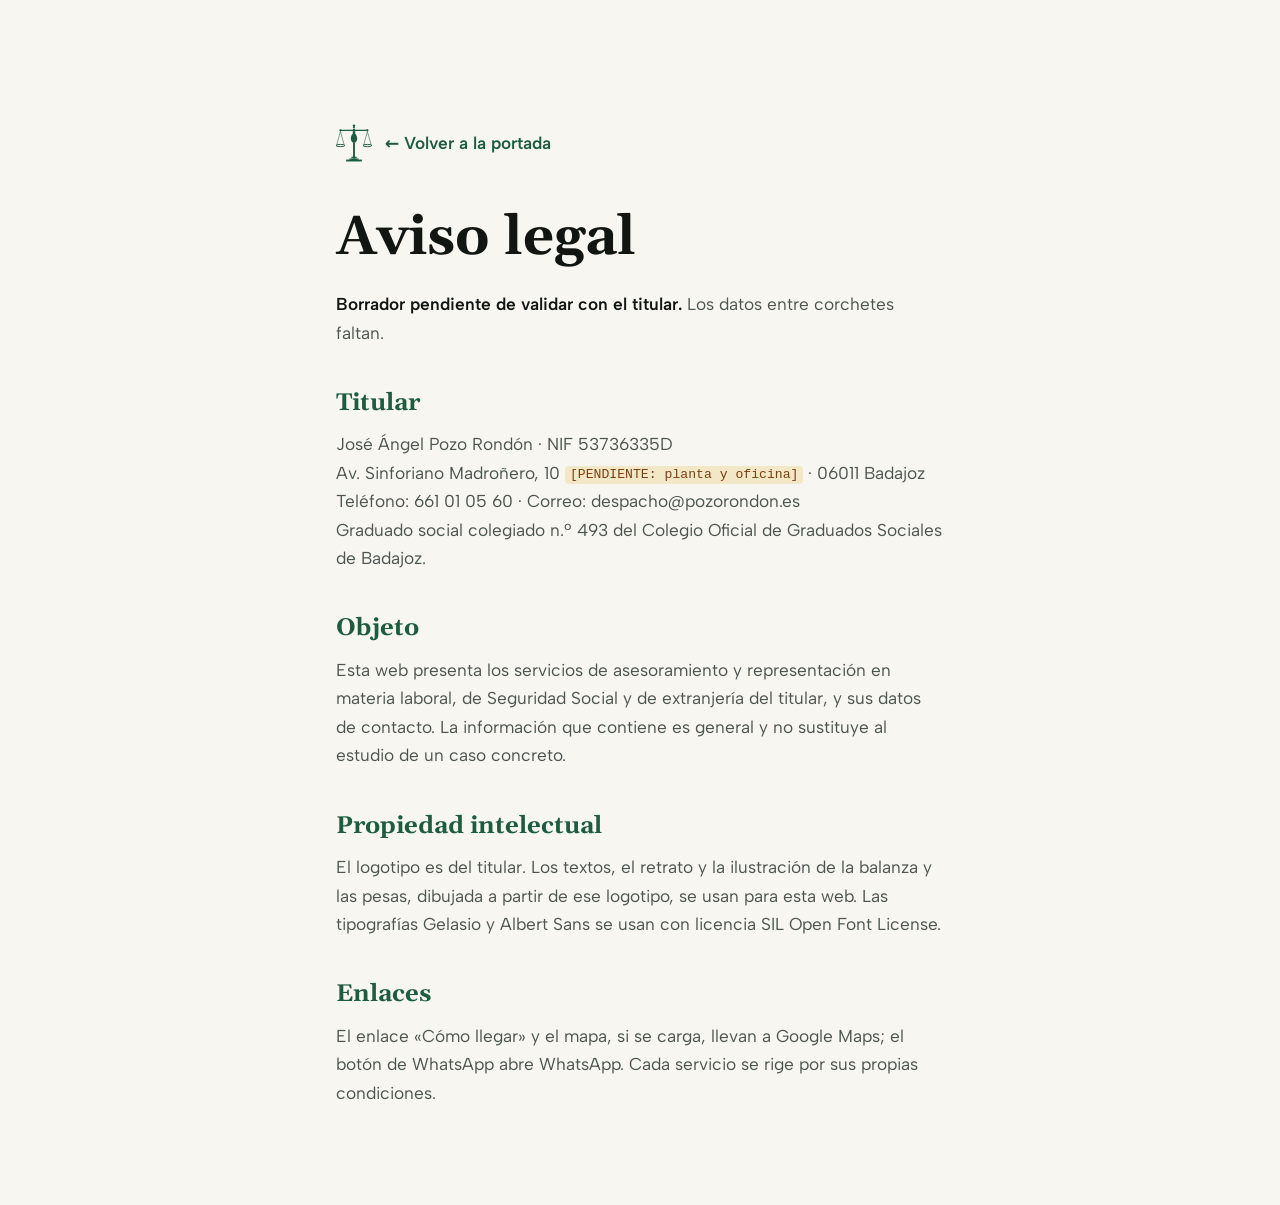
<file: aviso-legal.html>
<!DOCTYPE html>
<html lang="es">
<head>
<meta charset="utf-8">
<meta name="viewport" content="width=device-width, initial-scale=1">
<meta name="robots" content="noindex, nofollow">
<title>Aviso legal · Pozo Rondón</title>
<link rel="icon" href="assets/favicon.svg" type="image/svg+xml">
<link rel="preconnect" href="https://fonts.googleapis.com">
<link rel="preconnect" href="https://fonts.gstatic.com" crossorigin>
<link rel="stylesheet" href="https://fonts.googleapis.com/css2?family=Gelasio:wght@700&family=Albert+Sans:wght@400;500;600&display=swap">
<link rel="stylesheet" href="css/estilos.css?v=e97d18ce">
</head>
<body>
<main class="legal">
  <a class="legal__volver" href="index.html">
    <img src="assets/favicon.svg" width="36" height="38" alt="">
    <span>← Volver a la portada</span>
  </a>
  <h1>Aviso legal</h1>
  <p><strong>Borrador pendiente de validar con el titular.</strong> Los datos entre corchetes faltan.</p>

  <h2>Titular</h2>
  <p>José Ángel Pozo Rondón · NIF 53736335D<br>
  Av. Sinforiano Madroñero, 10 <span class="marca-pendiente">[PENDIENTE: planta y oficina]</span> · 06011 Badajoz<br>
  Teléfono: 661 01 05 60 · Correo: despacho@pozorondon.es<br>
  Graduado social colegiado n.º 493 del Colegio Oficial de Graduados Sociales de Badajoz.</p>

  <h2>Objeto</h2>
  <p>Esta web presenta los servicios de asesoramiento y representación en materia laboral, de Seguridad Social y de extranjería del titular, y sus datos de contacto. La información que contiene es general y no sustituye al estudio de un caso concreto.</p>

  <h2>Propiedad intelectual</h2>
  <p>El logotipo es del titular. Los textos, el retrato y la ilustración de la balanza y las pesas, dibujada a partir de ese logotipo, se usan para esta web. Las tipografías Gelasio y Albert Sans se usan con licencia SIL Open Font License.</p>

  <h2>Enlaces</h2>
  <p>El enlace «Cómo llegar» y el mapa, si se carga, llevan a Google Maps; el botón de WhatsApp abre WhatsApp. Cada servicio se rige por sus propias condiciones.</p>
</main>
</body>
</html>
</file>
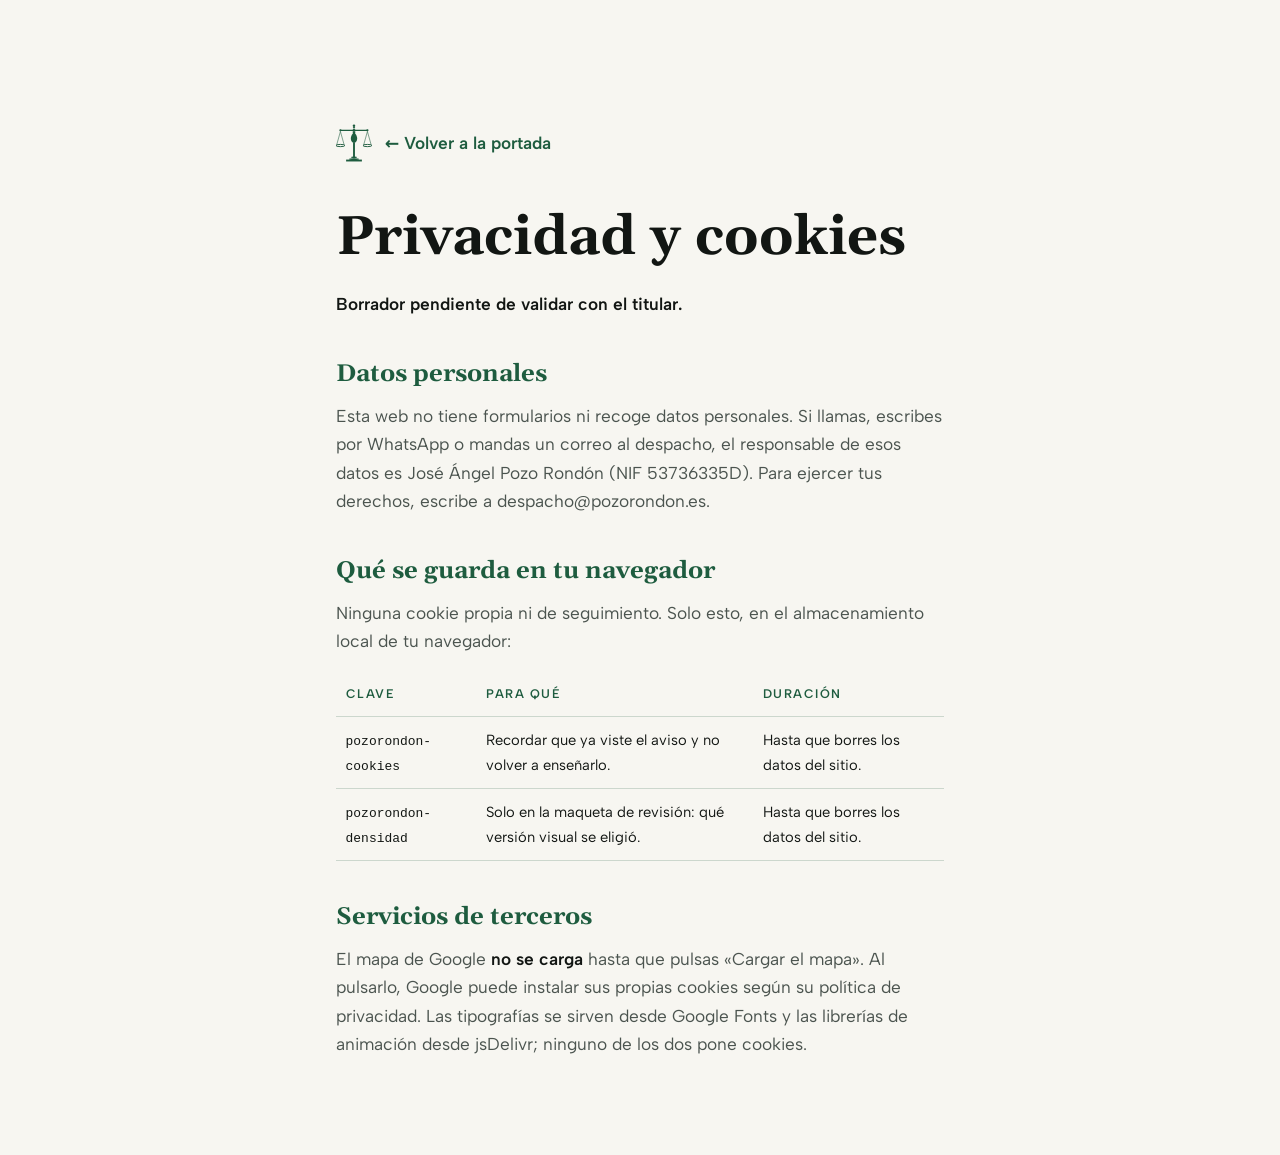
<file: privacidad.html>
<!DOCTYPE html>
<html lang="es">
<head>
<meta charset="utf-8">
<meta name="viewport" content="width=device-width, initial-scale=1">
<meta name="robots" content="noindex, nofollow">
<title>Privacidad y cookies · Pozo Rondón</title>
<link rel="icon" href="assets/favicon.svg" type="image/svg+xml">
<link rel="preconnect" href="https://fonts.googleapis.com">
<link rel="preconnect" href="https://fonts.gstatic.com" crossorigin>
<link rel="stylesheet" href="https://fonts.googleapis.com/css2?family=Gelasio:wght@700&family=Albert+Sans:wght@400;500;600&display=swap">
<link rel="stylesheet" href="css/estilos.css?v=e97d18ce">
</head>
<body>
<main class="legal">
  <a class="legal__volver" href="index.html">
    <img src="assets/favicon.svg" width="36" height="38" alt="">
    <span>← Volver a la portada</span>
  </a>
  <h1>Privacidad y cookies</h1>
  <p><strong>Borrador pendiente de validar con el titular.</strong></p>

  <h2>Datos personales</h2>
  <p>Esta web no tiene formularios ni recoge datos personales. Si llamas, escribes por WhatsApp o mandas un correo al despacho, el responsable de esos datos es José Ángel Pozo Rondón (NIF 53736335D). Para ejercer tus derechos, escribe a despacho@pozorondon.es.</p>

  <h2>Qué se guarda en tu navegador</h2>
  <p>Ninguna cookie propia ni de seguimiento. Solo esto, en el almacenamiento local de tu navegador:</p>
  <table>
    <thead><tr><th>Clave</th><th>Para qué</th><th>Duración</th></tr></thead>
    <tbody>
      <tr><td><code>pozorondon-cookies</code></td><td>Recordar que ya viste el aviso y no volver a enseñarlo.</td><td>Hasta que borres los datos del sitio.</td></tr>
      <tr><td><code>pozorondon-densidad</code></td><td>Solo en la maqueta de revisión: qué versión visual se eligió.</td><td>Hasta que borres los datos del sitio.</td></tr>
    </tbody>
  </table>

  <h2>Servicios de terceros</h2>
  <p>El mapa de Google <strong>no se carga</strong> hasta que pulsas «Cargar el mapa». Al pulsarlo, Google puede instalar sus propias cookies según su política de privacidad. Las tipografías se sirven desde Google Fonts y las librerías de animación desde jsDelivr; ninguno de los dos pone cookies.</p>
</main>
</body>
</html>
</file>
<file: css/estilos.css>
/* ═══════════════════════════════════════════════════════════════════════════
   Pozo Rondón · «Dos platillos»
   Papel claro y el verde de su marca (#1E5C3F, muestreado de su logo). Un solo
   motivo: su balanza, maciza como en el logo, en la cortina, el hero y las
   seis pesas. Gelasio (serif tipo Times, como su wordmark) + Albert Sans
   (su lema va en sans cursiva).
   ═══════════════════════════════════════════════════════════════════════════ */

:root {
  --papel: #F7F6F1;
  --blanco: #FFFFFF;
  --verde: #1E5C3F;                /* el de su logo */
  --verde-hondo: #133D2A;          /* secciones oscuras */
  --verde-noche: #0D2A1D;          /* pie */
  --verde-luz: #9BD3B4;            /* trazo y texto de acento sobre verde hondo */
  --verde-tenue: #6F9A83;          /* filetes finos sobre papel, nunca texto */
  --verde-pastel: #DCEBE1;
  --hueso: #EEF3EE;                /* texto sobre verde hondo */
  --hueso-apagado: #B9CBC0;        /* secundario sobre verde hondo */
  --tinta: #121613;
  --tinta-suave: #4B544F;          /* secundario sobre papel */
  --gris: #5F6367;                 /* el gris de «GRADUADO SOCIAL» en su logo */

  --tipo-titulo: 'Gelasio', Georgia, 'Times New Roman', serif;
  --tipo-texto: 'Albert Sans', system-ui, -apple-system, 'Segoe UI', sans-serif;

  --margen: clamp(1.25rem, 5vw, 5rem);
  --cab: 76px;
  --suave: cubic-bezier(.22, 1, .36, 1);
  --sombra: 0 26px 60px -26px rgba(8, 30, 20, .45);

  /* pila de las áreas: ver la receta en .pila */
  --tope-pila: calc(var(--cab) + 3vh);
  --recorrido: 28vh;
  --reposo: 24vh;
}

*, *::before, *::after { box-sizing: border-box; }

html {
  overflow-x: clip;               /* un elemento ancho no ensancha el viewport móvil */
  scroll-behavior: auto;          /* Lenis se encarga; nunca smooth aquí */
  -webkit-text-size-adjust: 100%;
  background: var(--papel);
}
html.cortina-activa { overflow: hidden; }

/* Hoja mínima de Lenis: sin ella el scroll va a tirones */
html.lenis, html.lenis body { height: auto; }
.lenis.lenis-smooth { scroll-behavior: auto !important; }
.lenis.lenis-smooth [data-lenis-prevent] { overscroll-behavior: contain; }
.lenis.lenis-stopped { overflow: hidden; }

body {
  margin: 0;
  background: var(--papel);
  color: var(--tinta);
  font-family: var(--tipo-texto);
  font-size: clamp(1rem, .96rem + .2vw, 1.08rem);
  line-height: 1.65;
  -webkit-font-smoothing: antialiased;
  text-rendering: optimizeLegibility;
}

img, svg { max-width: 100%; }
a { color: inherit; }
p { margin: 0 0 1em; }
h1, h2, h3 { font-weight: 700; margin: 0; }

:focus-visible { outline: 2px solid var(--verde); outline-offset: 3px; border-radius: 4px; }
.areas :focus-visible, .contacto :focus-visible, .pie :focus-visible { outline-color: var(--verde-luz); }
.areas .tarjeta :focus-visible { outline-color: var(--verde); }

.sprite { position: absolute; width: 0; height: 0; overflow: hidden; }
.visualmente-oculto {
  position: absolute; width: 1px; height: 1px;
  margin: -1px; padding: 0; overflow: hidden;
  clip: rect(0 0 0 0); clip-path: inset(50%); white-space: nowrap;
}
.salto-contenido {
  position: fixed; top: 10px; left: 10px; z-index: 999;
  transform: translateY(-160%);
  background: var(--verde); color: var(--blanco);
  padding: .7rem 1.1rem; border-radius: 8px; font-weight: 600;
  transition: transform .25s ease;
}
.salto-contenido:focus { transform: none; }

.marca-pendiente {
  font-family: ui-monospace, SFMono-Regular, Menlo, Consolas, monospace;
  font-size: .76em; font-weight: 500;
  color: #7A3F12;
  background: rgba(217, 162, 0, .18);
  padding: .1em .38em; border-radius: 4px;
}
.contacto .marca-pendiente { color: #F2D79F; background: rgba(242, 215, 159, .14); }

/* ─────────── tipografía común ─────────── */
.antetitulo {
  margin: 0 0 1.1rem;
  font: 600 .74rem/1.3 var(--tipo-texto);
  letter-spacing: .24em; text-transform: uppercase;
  color: var(--gris);
}
.antetitulo--claro { color: var(--verde-luz); }
.antetitulo--oscuro { color: var(--verde); }

/* ─────────── botones y enlaces ─────────── */
.boton {
  --fondo: var(--verde);
  --texto: var(--blanco);
  --borde: var(--fondo);
  display: inline-flex; align-items: center; justify-content: center; gap: .6rem;
  padding: .95rem 1.55rem;
  border: 1px solid var(--borde); border-radius: 999px;
  background: var(--fondo); color: var(--texto);
  font: 600 .95rem/1 var(--tipo-texto);
  text-decoration: none; cursor: pointer;
  transition: background-color .35s var(--suave), color .35s var(--suave), border-color .35s var(--suave);
}
.boton:hover { --fondo: var(--verde-hondo); }
.boton--linea { --fondo: transparent; --texto: var(--verde); --borde: var(--verde); }
.boton--linea:hover { --fondo: var(--verde); --texto: var(--blanco); }
.boton--mini { padding: .72rem 1.15rem; font-size: .88rem; }
.contacto .boton { --fondo: var(--hueso); --texto: var(--verde-hondo); }
.contacto .boton:hover { --fondo: var(--verde-luz); }
.contacto .boton--linea { --fondo: transparent; --texto: var(--hueso); --borde: var(--verde-luz); }
.contacto .boton--linea:hover { --fondo: var(--verde-luz); --texto: var(--verde-hondo); }

.enlace {
  position: relative;
  color: inherit; text-decoration: none;
  font-weight: 600; font-size: .95rem;
  padding-bottom: .2rem;
  background: linear-gradient(currentColor, currentColor) 0 100% / 100% 1px no-repeat;
  transition: background-size .5s var(--suave);
}
.enlace:hover { background-size: 30% 1px; }

/* ─────────── titulares partidos (letras / palabras) ─────────── */
.con-movimiento [data-revelar] .letra,
.con-movimiento [data-revelar] .palabra-int {
  display: inline-block;
  transform: translate3d(0, 112%, 0);
}
.con-movimiento [data-revelar] .palabra {
  display: inline-block;
  white-space: nowrap;            /* o parte «plei / tear» */
  overflow: hidden;
  padding-bottom: .14em;
  margin-bottom: -.14em;
}

/* ═══════════════ cortina: el logo se dibuja y se cierra sobre el eje ═══════════════ */
.cortina {
  position: fixed; inset: 0; z-index: 900;
  display: grid; place-items: center;
  background: var(--papel); color: var(--tinta);
  clip-path: circle(150% at 50% 50%);
}
.sin-js .cortina { display: none; }
.cortina.fuera { display: none !important; }
.cortina__centro { display: grid; justify-items: center; text-align: center; padding: 0 var(--margen); }
.cortina__logo { width: min(46vw, 210px); height: auto; overflow: visible; }
.cl { fill: var(--verde); fill-opacity: 0; stroke: var(--verde); stroke-width: 1.2; stroke-linejoin: round; }
.cl-hilo { fill: none; stroke: var(--verde); stroke-width: 1.3; stroke-linecap: round; }
.cl-plato { stroke-width: 3.2; }
.cortina__nombre {
  margin: 1.2rem 0 .8rem;
  font: 700 clamp(2rem, 7vw, 3.2rem)/1 var(--tipo-titulo);
  letter-spacing: .05em; text-transform: uppercase;
  overflow: hidden; padding: .3em 0 .08em;       /* arriba: sitio para la tilde de RONDÓN, que la máscara cortaba */
}
.cortina__nombre span { display: inline-block; }
.cortina__filete { display: block; width: min(60vw, 220px); height: 2px; background: var(--verde); transform: scaleX(0); }
.cortina__oficio {
  margin: .9rem 0 0;
  font: 600 .72rem/1.5 var(--tipo-texto);
  letter-spacing: .3em; text-transform: uppercase;
  color: var(--gris);
}
.con-js .cortina .cl,
.con-js .cortina .cl-hilo { stroke-dasharray: 1; stroke-dashoffset: 1; }
.con-js .cortina .cortina__oficio { opacity: 0; }
.con-js .cortina .cortina__nombre span { transform: translateY(140%); }
@media (prefers-reduced-motion: reduce) { .cortina { display: none !important; } }

/* ═══════════════ cabecera ═══════════════ */
.cabecera {
  position: fixed; top: 0; left: 0; right: 0; z-index: 400;
  height: var(--cab);
  display: flex; align-items: center; gap: clamp(1rem, 3vw, 2.5rem);
  padding: 0 var(--margen);
  color: var(--tinta);
  transition: background-color .45s var(--suave), box-shadow .45s var(--suave);
}
.cabecera--fija {
  background: rgba(247, 246, 241, .88);
  -webkit-backdrop-filter: blur(12px); backdrop-filter: blur(12px);
  box-shadow: 0 1px 0 rgba(30, 92, 63, .18);
}
.cabecera__marca {
  position: relative; z-index: 2;
  display: flex; align-items: center; gap: .8rem;
  color: inherit; text-decoration: none;
}
.cabecera__logo { flex: none; display: block; color: var(--verde); }
.cabecera__nombre {
  display: flex; flex-direction: column;
  font: 700 1.2rem/1 var(--tipo-titulo);
  letter-spacing: .06em; text-transform: uppercase;
}
.cabecera__nombre small {
  font: 600 .58rem/1 var(--tipo-texto);
  letter-spacing: .26em;
  color: var(--gris); margin-top: .45rem;
}
.cabecera__nav { display: flex; gap: clamp(1.1rem, 2.4vw, 2.2rem); margin-left: auto; }
.cabecera__nav a {
  position: relative;
  color: inherit; text-decoration: none;
  font-weight: 500; font-size: .95rem;
}
.cabecera__nav a::after {
  content: ''; position: absolute; left: 0; right: 0; bottom: -4px; height: 1px;
  background: var(--verde); transform: scaleX(0); transform-origin: right;
  transition: transform .45s var(--suave);
}
.cabecera__nav a:hover::after { transform: scaleX(1); transform-origin: left; }
.cabecera__llamar-movil { display: none; }

.hamburguesa {
  display: none;
  position: relative; z-index: 2;
  width: 46px; height: 46px; margin-left: auto;
  border: 1px solid var(--verde); border-radius: 50%;
  background: transparent; color: var(--verde); cursor: pointer;
  place-content: center; gap: 6px;
}
.hamburguesa__linea {
  display: block; width: 18px; height: 1.5px; background: currentColor;
  transition: transform .4s var(--suave);
}
.menu-abierto .hamburguesa__linea:first-child { transform: translateY(3.75px) rotate(45deg); }
.menu-abierto .hamburguesa__linea:nth-child(2) { transform: translateY(-3.75px) rotate(-45deg); }

/* ═══════════════ hero ═══════════════ */
.hero {
  position: relative;
  height: 100vh; height: 100svh; min-height: 600px;
  display: grid;
  grid-template-columns: minmax(0, 1fr) minmax(0, 1.05fr);
  align-items: center;
  gap: clamp(1rem, 4vw, 4rem);
  padding: calc(var(--cab) + 1.5rem) var(--margen) 3.6rem;
  overflow: hidden;
  background:
    radial-gradient(ellipse 60% 70% at 70% 45%, var(--blanco) 0%, rgba(255, 255, 255, 0) 70%),
    var(--papel);
}
.hero__texto { position: relative; z-index: 2; max-width: 36rem; }
.hero__titulo {
  font: 700 clamp(2.7rem, 5.3vw, 5.1rem)/1.04 var(--tipo-titulo);
  letter-spacing: -.015em;
  margin-bottom: 1.6rem;
  text-wrap: balance;
}
.hero__entrada { max-width: 31rem; color: var(--tinta-suave); margin-bottom: 2rem; }
.hero__acciones { display: flex; flex-wrap: wrap; align-items: center; gap: 1rem 1.8rem; margin-bottom: 1.8rem; }
.hero__acciones .enlace { color: var(--verde); }
.hero__nota { margin: 0; font-size: .86rem; color: var(--tinta-suave); }
.hero__nota-sep { margin: 0 .4rem; }
.estrellas { color: var(--verde); letter-spacing: .12em; margin-right: .35rem; }

.hero__balanza {
  position: relative; z-index: 1;
  margin: 0;
  height: min(78svh, 740px);
  display: grid; grid-template-rows: minmax(0, 1fr) auto;
  justify-items: center;
}
.balanza { --trazo: var(--verde); --plato: var(--verde-pastel); --hueco: var(--papel); display: block; width: 100%; height: 100%; overflow: visible; }

/* su balanza: maciza, como en el logo */
.b-macizo { fill: var(--trazo); }
.b-luz { fill: none; stroke: rgba(255, 255, 255, .28); stroke-width: 4; stroke-linecap: round; }
.b-punto { fill: var(--hueco); }
.b-aro { fill: none; stroke: var(--trazo); stroke-width: 3.4; }
.b-plato { fill: var(--plato); stroke: var(--trazo); stroke-width: 6; }
.b-papel { fill: var(--blanco); stroke: var(--trazo); stroke-width: 1.4; stroke-linejoin: round; }
.b-fina { fill: none; stroke: var(--verde-tenue); stroke-width: .9; stroke-linecap: round; }
.b-suelo { fill: none; stroke: var(--verde-tenue); stroke-width: 1; }
.b-rotulo { font: 600 15px var(--tipo-texto); letter-spacing: .26em; fill: var(--gris); }
.balanza__fiel { fill: var(--trazo); }
.balanza__indice { fill: var(--hueco); stroke: var(--trazo); stroke-width: 3; stroke-linejoin: round; transition: fill .5s ease; }
.hero--nivelada .balanza__indice { fill: var(--trazo); }
.balanza__horizonte { fill: none; stroke: var(--verde); stroke-width: 1; opacity: .22; stroke-dasharray: 4 9; }
.cadena { fill: none; stroke: var(--trazo); stroke-width: 1.8; stroke-linecap: round; }

/* los hilos de los platillos se dibujan al entrar (pathLength = 1) */
.con-movimiento .trazable { stroke-dasharray: 1; stroke-dashoffset: 1; transition: stroke-dashoffset 1.9s var(--suave) .35s; }
.trazado .trazable { stroke-dashoffset: 0; }

/* Una sola línea SIEMPRE y con el mismo ancho en los tres estados: si al
   cambiar de estado saltara a dos líneas, esa línea se la quitaría a la fila
   del dibujo (la figura tiene alto fijo) y la balanza encogería al bajar. */
.lectura {
  display: flex; align-items: baseline; justify-content: center; flex-wrap: nowrap;
  gap: 1rem;
  padding-top: .6rem;
  white-space: nowrap;
  font-size: .78rem; color: var(--tinta-suave);
}
.lectura__rotulo { font-weight: 600; letter-spacing: .22em; text-transform: uppercase; font-size: .66rem; }
.lectura__grados {
  font: 700 1.6rem/1 var(--tipo-titulo);
  font-variant-numeric: tabular-nums;
  color: var(--tinta);
  min-width: 4.2ch; text-align: right;
}
.lectura__estado { color: var(--verde); font-weight: 600; min-width: 7.6em; text-align: left; }   /* cabe «En equilibrio», el más largo */

.hero__desliza {
  position: absolute; left: 50%; bottom: 1.4rem; transform: translateX(-50%);
  margin: 0;
  font-size: .7rem; letter-spacing: .26em; text-transform: uppercase;
  color: var(--tinta-suave);
  display: flex; flex-direction: column; align-items: center; gap: .6rem;
}
.hero__desliza::after {
  content: ''; width: 1px; height: 34px;
  background: linear-gradient(var(--verde), transparent);
  animation: desliza 2.2s var(--suave) infinite;
  transform-origin: top;
}
@keyframes desliza { 0% { transform: scaleY(0); } 50% { transform: scaleY(1); } 100% { transform: scaleY(1); opacity: 0; } }

/* ═══════════════ cinta ═══════════════ */
.cinta {
  position: relative; z-index: 3;
  overflow: hidden;
  background: var(--verde);
  color: var(--hueso);
  padding: 1.05rem 0;
}
.cinta__pista { display: flex; width: max-content; will-change: transform; }
.cinta__grupo { display: flex; align-items: center; flex: none; }
.cinta__grupo span {
  font: italic 500 clamp(1.4rem, 2.4vw, 2rem)/1 var(--tipo-titulo);
  padding: 0 1.6rem; white-space: nowrap;
}
.cinta__grupo i {
  width: 9px; height: 9px; flex: none;
  background: var(--verde-luz);
  transform: rotate(45deg);
}

/* ═══════════════ ficha (solo densidad sobria) ═══════════════ */
.ficha { display: none; }

/* ═══════════════ áreas: las seis pesas ═══════════════ */
.areas {
  position: relative;
  background: var(--verde-hondo); color: var(--hueso);
  padding: clamp(5rem, 11vw, 9rem) var(--margen) clamp(3rem, 6vw, 5rem);
}
.areas__cabeza { max-width: 80rem; margin: 0 auto clamp(3rem, 6vw, 5rem); display: grid; grid-template-columns: minmax(0, 1fr) minmax(0, 1fr); gap: 1rem clamp(2rem, 6vw, 6rem); align-items: end; }
.areas__cabeza .antetitulo { grid-column: 1 / -1; margin: 0; }
.areas__titulo { font: 700 clamp(2.3rem, 4.4vw, 4rem)/1.06 var(--tipo-titulo); text-wrap: balance; }
.areas__entrada { margin: 0; max-width: 34rem; color: var(--hueso-apagado); }

.areas__cuerpo {
  max-width: 80rem; margin: 0 auto;
  display: grid;
  grid-template-columns: minmax(0, 3.1fr) minmax(0, 8fr);
  gap: clamp(1.5rem, 4vw, 4rem);
  align-items: start;
}
.areas__balanza {
  position: sticky; top: var(--tope-pila);
  display: grid; gap: 1rem;
}
.balanza--mini { --trazo: var(--verde-luz); --plato: var(--verde-hondo); --hueco: var(--verde-hondo); height: auto; aspect-ratio: 600 / 630; }
.b-pesa { fill: var(--hueso); }
.b-pesa-luz { fill: none; stroke: var(--verde-hondo); stroke-width: 1.6; }
.con-js .pesa__caida { transform: translateY(-80px); opacity: 0; transition: transform .6s cubic-bezier(.34, 1.35, .6, 1), opacity .25s ease; }
.pesa.puesta .pesa__caida { transform: none; opacity: 1; }
.reparto { list-style: none; margin: 0; padding: 0; display: grid; gap: .35rem; font-size: .86rem; }
.reparto li {
  display: grid; grid-template-columns: 2.2rem 1fr auto; align-items: baseline;
  padding-bottom: .35rem; border-bottom: 1px solid rgba(155, 211, 180, .16);
  color: var(--hueso-apagado);
  transition: color .4s ease;
}
.reparto li span { font: 700 1rem/1 var(--tipo-titulo); color: var(--verde-tenue); transition: color .4s ease; }
.reparto li em { font-style: normal; font-size: .72rem; }
.reparto li.activo { color: var(--hueso); }
.reparto li.activo span { color: var(--verde-luz); }
.reparto__lectura { margin: 0; display: flex; align-items: baseline; gap: .8rem; font-size: .8rem; color: var(--verde-luz); font-weight: 600; }
.reparto__lectura span:first-child { font: 700 1.4rem/1 var(--tipo-titulo); color: var(--hueso); font-variant-numeric: tabular-nums; min-width: 4.4ch; }

/* Pila: el <li> es el sticky; TODAS las tarjetas miden lo mismo (el JS pone el
   alto de la más alta) y TODOS los <li> llevan el mismo margin-bottom, el último
   también. El reposo con la pila completa lo da el ::after, no un padding. */
.pila {
  --alto-tarjeta: 34rem;          /* respaldo sin JS */
  display: flow-root;
  list-style: none; margin: 0; padding: 0;
}
.pila__item {
  position: sticky; top: var(--tope-pila);
  margin-bottom: var(--recorrido);
}
.pila::after { content: ''; display: block; height: var(--reposo); }
.pila__item .tarjeta { height: var(--alto-tarjeta); align-content: center; }

.tarjeta {
  position: relative;
  display: grid;
  grid-template-columns: minmax(0, 1fr) minmax(0, 2.4fr);
  gap: clamp(1.4rem, 3.5vw, 3.5rem);
  align-items: center;
  padding: clamp(2rem, 4vw, 3.2rem) clamp(1.5rem, 4vw, 3.4rem) clamp(2rem, 4vw, 3.2rem) clamp(2rem, 4.5vw, 4rem);
  background: var(--blanco); color: var(--tinta);
  border-radius: 6px;
  box-shadow: 0 -22px 50px -30px rgba(0, 0, 0, .7);
  transform-origin: 50% 0;
  overflow: hidden;
}
.tarjeta::before {                /* la barra verde de su marca */
  content: ''; position: absolute; left: 0; top: 0; bottom: 0; width: 7px;
  background: var(--verde); pointer-events: none;
}
.tarjeta::after {                 /* sombra de la de encima */
  content: ''; position: absolute; inset: 0; border-radius: inherit;
  background: #06170F; opacity: var(--oscuro, 0); pointer-events: none;
}
.pila__item:nth-child(2) .tarjeta { background: #F8FAF7; }
.pila__item:nth-child(3) .tarjeta { background: #F2F6F2; }
.pila__item:nth-child(4) .tarjeta { background: #ECF2ED; }
.pila__item:nth-child(5) .tarjeta { background: #E7EEE8; }
.pila__item:nth-child(6) .tarjeta { background: #E1EAE3; }
.tarjeta__peso { display: grid; place-items: center; }
.pesa-grande { width: min(100%, 190px); height: auto; overflow: visible; }
.pg-sombra { fill: rgba(19, 61, 42, .14); }
.pg-cuerpo { fill: var(--verde); }
.pg-fina { fill: none; stroke: rgba(255, 255, 255, .3); stroke-width: 1.2; }
.pg-agujero { fill: var(--blanco); }
.pg-numeral { font: 700 34px var(--tipo-titulo); fill: var(--blanco); }
.pg-numeral--peque { font-size: 26px; }
.tarjeta__numeral { display: none; }
.tarjeta__num {
  margin: 0 0 .7rem;
  font: 600 .72rem/1 var(--tipo-texto); letter-spacing: .22em; text-transform: uppercase;
  color: var(--gris);
}
.tarjeta h3 { font: 700 clamp(2.1rem, 3.6vw, 3.2rem)/1.04 var(--tipo-titulo); margin-bottom: .55rem; letter-spacing: -.01em; }
.tarjeta__lema { font: italic 500 1.15rem/1.35 var(--tipo-texto); color: var(--verde); margin-bottom: 1rem; }
.tarjeta__texto > p:not([class]) { color: var(--tinta-suave); max-width: 38rem; }
.tarjeta__lista-titulo { margin: 1.2rem 0 .6rem; font-size: .8rem; font-weight: 600; color: var(--tinta); }
.tarjeta__lista {
  list-style: none; margin: 0 0 1.5rem; padding: 0;
  display: grid; grid-template-columns: repeat(2, minmax(0, 1fr)); gap: .4rem 1.4rem;
  font-size: .94rem;
}
.tarjeta__lista li { position: relative; padding-left: 1.1rem; }
.tarjeta__lista li::before {
  content: ''; position: absolute; left: 0; top: .62em;
  width: 6px; height: 6px; background: var(--verde); transform: rotate(45deg);
}
.tarjeta .enlace { color: var(--verde); }
.tarjeta__acciones { margin: 0; display: flex; flex-wrap: wrap; align-items: baseline; gap: .5rem 1.2rem; }
.tarjeta__tel { font-size: .88rem; color: var(--tinta-suave); text-decoration: none; }
.tarjeta__tel:hover { color: var(--verde); text-decoration: underline; text-underline-offset: 3px; }

/* ═══════════════ regla de precisión: escala graduada en el borde derecho ═══════════════
   Una tira de papel con 60 marcas finas, una raya larga por sección y el triángulo de
   su logo como índice. El rótulo de la sección va a su izquierda. Con hover o foco se
   despliega un panel con todas las secciones como botones. */
.regla {
  position: fixed; right: 0; top: calc(var(--cab) + 16px); bottom: 24px; z-index: 405;
  width: 44px;
  transition: width .45s var(--suave);
}
.regla:hover, .regla:focus-within { width: 280px; }
.regla__fondo {
  position: absolute; inset: -10px 0 -10px 0; border-radius: 10px 0 0 10px;
  background: linear-gradient(90deg, rgba(247, 246, 241, 0), rgba(247, 246, 241, .97) 20%);
  opacity: 0; transition: opacity .35s ease; pointer-events: none;
}
.regla:hover .regla__fondo, .regla:focus-within .regla__fondo { opacity: 1; }
.regla__tira {
  position: absolute; right: 8px; top: 0; bottom: 0; width: 24px;
  border-radius: 12px;
  background: rgba(247, 246, 241, .9);
  -webkit-backdrop-filter: blur(6px); backdrop-filter: blur(6px);
  box-shadow: 0 0 0 1px rgba(30, 92, 63, .2), 0 10px 26px -16px rgba(0, 0, 0, .45);
}
.regla__via { position: absolute; right: 19px; top: 16px; bottom: 16px; width: 1px; background: rgba(30, 92, 63, .35); }
.regla__marca { position: absolute; right: 0; width: 5px; height: 1px; background: var(--verde); opacity: .45; }
.regla__marca--media { width: 8px; opacity: .7; }
.regla__seccion { position: absolute; right: -6px; width: 14px; height: 2px; margin-top: -1px; background: var(--verde); }
.regla__indice {
  position: absolute; right: -11px; margin-top: -6px; z-index: 2;
  width: 0; height: 0;
  border-top: 6px solid transparent; border-bottom: 6px solid transparent; border-right: 10px solid var(--verde);
}
.regla__rotulo {
  position: absolute; right: 22px; margin-top: -9px; z-index: 2;
  padding: 0 8px; border-radius: 3px;
  font: 600 .6rem/18px var(--tipo-texto); letter-spacing: .2em; text-transform: uppercase; white-space: nowrap;
  color: var(--verde); background: rgba(247, 246, 241, .96);
  box-shadow: 0 0 0 1px rgba(30, 92, 63, .2);
  transition: opacity .3s ease;
}
.regla__rotulo:empty { display: none; }
.regla__rotulo span { display: inline-block; animation: regla-letra .5s var(--suave) both; }
@keyframes regla-letra { from { transform: translateY(80%); opacity: 0; } to { transform: none; opacity: 1; } }
.regla:hover .regla__rotulo, .regla:focus-within .regla__rotulo { opacity: 0; }
.regla__num {
  position: absolute; right: 24px; transform: translateY(-50%);
  display: flex; align-items: baseline; gap: .45rem;
  padding: .3rem 0; border: 0; background: none; cursor: pointer;
  white-space: nowrap; color: var(--verde);
  opacity: 0; pointer-events: none;
  transition: opacity .3s ease, color .25s ease;
}
.regla__num em { font: 700 .8rem/1 var(--tipo-titulo); font-style: normal; min-width: 1.4em; text-align: right; order: 2; }
.regla__num span { font: 600 .62rem/1 var(--tipo-texto); letter-spacing: .16em; text-transform: uppercase; order: 1; }
.regla:hover .regla__num, .regla:focus-within .regla__num { opacity: .6; pointer-events: auto; }
.regla:hover .regla__num.activo, .regla:focus-within .regla__num.activo, .regla__num:hover, .regla__num:focus-visible { opacity: 1; color: var(--tinta); }
.sin-js .regla { display: none; }

/* ═══════════════ estado del despacho: abierto / cerrado, con la hora de Madrid ═══════════════ */
.estado-punto {
  display: inline-block; width: 8px; height: 8px; border-radius: 50%;
  margin-right: .5rem; vertical-align: .1em;
  background: var(--gris);
}
.estado-punto:empty:not(.abierto):not(.cerrado) { display: none; }   /* sin JS no se pinta un punto sin sentido */
.estado-punto.abierto { background: #2FA36B; box-shadow: 0 0 0 3px rgba(47, 163, 107, .22); }
.estado-punto.cerrado { background: #B0A58F; }
.estado { display: block; margin-top: .45rem; font-size: .88rem; color: var(--hueso-apagado); }
.estado[hidden] { display: none; }

/* ═══════════════ barra de contacto fija (solo móvil) ═══════════════ */
.barra-movil { display: none; }

/* ═══════════════ quién soy ═══════════════ */
.quien {
  position: relative; z-index: 1;
  margin-top: calc(-1 * var(--recorrido) + 2.6rem);   /* se come el hueco del margen de la última tarjeta */
  background: var(--papel); color: var(--tinta);
  padding: clamp(3rem, 6vw, 5rem) var(--margen) clamp(5rem, 10vw, 8rem);
}
.filete { max-width: 26rem; margin: 0 auto clamp(3rem, 6vw, 5rem); }
.filete svg { display: block; width: 100%; height: auto; }
.filete__linea { fill: none; stroke: var(--verde); stroke-width: 1.2; }
.filete__rombo { fill: var(--verde); stroke: none; }
.quien__cuerpo {
  max-width: 74rem; margin: 0 auto;
  display: grid; grid-template-columns: minmax(0, 1fr) minmax(0, 1.35fr);
  gap: clamp(2rem, 6vw, 6rem); align-items: center;
}
.retrato { margin: 0; }
.retrato__foto { position: relative; margin-right: 18px; }
.retrato__foto::before {          /* el filete verde de su portada, desplazado tras la foto */
  content: ''; position: absolute; inset: 18px -18px -18px 18px;
  border: 2px solid var(--verde); border-radius: 4px;
}
.retrato img { position: relative; display: block; width: 100%; height: auto; aspect-ratio: 1; object-fit: cover; border-radius: 4px; }
.retrato figcaption {
  position: relative; margin-top: 2rem;
  font: 600 .7rem/1.4 var(--tipo-texto); letter-spacing: .2em; text-transform: uppercase;
  color: var(--gris);
}
.quien__titulo { font: 700 clamp(2.2rem, 4vw, 3.6rem)/1.06 var(--tipo-titulo); margin-bottom: 1.4rem; text-wrap: balance; }
.quien__texto > p:not([class]) { color: var(--tinta-suave); max-width: 36rem; }

.cita { margin: 2rem 0 2.2rem; padding-left: 1.4rem; border-left: 3px solid var(--verde); }
.cita blockquote { margin: 0 0 1rem; }
.cita__texto { margin: 0; font: italic 500 clamp(1.4rem, 2.6vw, 2.1rem)/1.3 var(--tipo-titulo); color: var(--tinta); text-wrap: pretty; }
.cita__autor { display: grid; gap: .15rem; }
.cita__nombre { font: 700 1.05rem/1.2 var(--tipo-titulo); }
.cita__fuente { font-size: .84rem; color: var(--tinta-suave); }

/* ═══════════════ opiniones ═══════════════ */
.opiniones {
  background: var(--blanco); color: var(--tinta);
  padding: clamp(5rem, 9vw, 7rem) var(--margen);
  border-top: 1px solid rgba(30, 92, 63, .12);
}
.opiniones__cabeza {
  max-width: 74rem; margin: 0 auto clamp(2.5rem, 5vw, 4rem);
  display: grid; grid-template-columns: minmax(0, 1.4fr) minmax(0, 1fr);
  gap: 2rem clamp(2rem, 6vw, 5rem); align-items: end;
}
.opiniones__titulo { font: 700 clamp(2.1rem, 3.8vw, 3.4rem)/1.08 var(--tipo-titulo); text-wrap: balance; }
.opiniones__nota { display: flex; align-items: center; gap: 1.4rem; flex-wrap: wrap; }
.opiniones__google { color: var(--verde); }
.opiniones__lista {
  max-width: 74rem; margin: 0 auto;
  display: grid; grid-template-columns: minmax(0, 1.5fr) minmax(0, 1fr); grid-template-rows: auto auto;
  gap: 1.4rem;
}
.opinion {
  position: relative; margin: 0;
  display: flex; flex-direction: column; gap: .9rem;
  padding: 1.8rem 1.8rem 1.6rem 2.2rem;
  background: var(--papel); border-radius: 6px; overflow: hidden;
}
.opinion::before { content: ''; position: absolute; left: 0; top: 0; bottom: 0; width: 6px; background: var(--verde); }
.opinion--destacada { grid-row: span 2; justify-content: center; padding: clamp(2rem, 4vw, 3rem) clamp(1.8rem, 4vw, 3rem) clamp(2rem, 4vw, 3rem) clamp(2.2rem, 4.4vw, 3.4rem); }
.opinion__estrellas { color: var(--verde); letter-spacing: .16em; font-size: .9rem; }
.opinion blockquote { margin: 0; }
.opinion blockquote p { margin: 0; font: italic 500 1.2rem/1.45 var(--tipo-titulo); color: var(--tinta); }
.opinion--destacada blockquote p { font-size: clamp(1.3rem, 2.2vw, 1.75rem); line-height: 1.4; text-wrap: pretty; }
.opinion__traduccion { margin: -.3rem 0 0; font-size: .88rem; color: var(--tinta-suave); }
.opinion figcaption { margin-top: auto; display: grid; gap: .1rem; padding-top: .4rem; }
.opinion__nombre { font: 700 1.05rem/1.2 var(--tipo-titulo); }
.opinion__tema { font-size: .8rem; color: var(--tinta-suave); }

.sello-nota { position: relative; width: 150px; flex: none; aspect-ratio: 1; display: grid; place-items: center; }
.sello-nota__grabado { position: absolute; inset: 0; width: 100%; height: 100%; }
.sn-linea { fill: none; stroke: var(--verde); stroke-width: 1.6; }
.sn-fina { fill: none; stroke: var(--verde); stroke-width: .8; }
.sn-puntos { fill: none; stroke: var(--verde-tenue); stroke-width: 2.4; stroke-dasharray: .1 7.2; stroke-linecap: round; }
.sn-guia { fill: none; }
.sn-texto { font: 600 12px var(--tipo-texto); letter-spacing: .26em; fill: var(--verde); }
.sello-nota__dato { position: relative; margin: 0; display: grid; justify-items: center; gap: .2rem; text-align: center; padding-top: .8rem; }
.sello-nota__cifra { font: 700 2.5rem/1 var(--tipo-titulo); color: var(--tinta); font-variant-numeric: tabular-nums; }
.sello-nota__estrellas { color: var(--verde); letter-spacing: .14em; font-size: .8rem; }
.sello-nota__pie { font-size: .7rem; font-weight: 600; color: var(--tinta-suave); }

/* ═══════════════ contacto ═══════════════ */
.contacto {
  background: var(--verde-hondo); color: var(--hueso);
  padding: clamp(5rem, 10vw, 8rem) var(--margen);
}
.contacto__cabeza { max-width: 74rem; margin: 0 auto clamp(2.5rem, 5vw, 4rem); }
.contacto__titulo { font: 700 clamp(2.3rem, 4.4vw, 4rem)/1.06 var(--tipo-titulo); max-width: 18ch; text-wrap: balance; }
.contacto__cuerpo {
  max-width: 74rem; margin: 0 auto;
  display: grid; grid-template-columns: minmax(0, 1fr) minmax(0, 1fr);
  gap: clamp(2rem, 6vw, 5rem); align-items: start;
}
.datos { margin: 0; display: grid; gap: 0; }
.datos__fila {
  display: grid; grid-template-columns: 7.5rem minmax(0, 1fr); gap: 1rem;
  padding: 1rem 0; border-bottom: 1px solid rgba(155, 211, 180, .2);
}
.datos__fila:first-child { border-top: 1px solid rgba(155, 211, 180, .2); }
.datos dt { font: 600 .7rem/1.9 var(--tipo-texto); letter-spacing: .22em; text-transform: uppercase; color: var(--verde-luz); }
.datos dd { margin: 0; }
.datos dd a { text-decoration-color: rgba(155, 211, 180, .5); text-underline-offset: 3px; }
.datos__telefono { display: block; font: 700 clamp(1.8rem, 3vw, 2.4rem)/1 var(--tipo-titulo); text-decoration: none; }
.datos__telefono:hover { color: var(--verde-luz); }
.datos__pie { display: block; margin-top: .4rem; font-size: .84rem; color: var(--hueso-apagado); }
.datos__acciones { display: flex; flex-wrap: wrap; align-items: center; gap: 1rem 1.2rem; padding-top: 1.8rem; }
.datos__acciones .enlace { margin-left: .6rem; }

.mapa { position: relative; }
.map-consent {
  display: grid; justify-items: start; gap: 1.1rem;
  padding: 1.4rem;
  border: 1px solid rgba(155, 211, 180, .4);
  border-radius: 6px;
  background: rgba(0, 0, 0, .12);
}
.map-consent__plano { width: 100%; height: auto; display: block; aspect-ratio: 320 / 200; border-radius: 3px; background: #0F3222; }
.mc-calle { fill: none; stroke: var(--verde-tenue); stroke-width: 7; stroke-linecap: round; opacity: .5; }
.mc-calle--fina { stroke-width: 3; opacity: .35; }
.mc-punto { fill: var(--verde-luz); }
.mc-onda { fill: none; stroke: var(--verde-luz); stroke-width: 1.2; }
.map-consent__texto { margin: 0; font-size: .88rem; color: var(--hueso-apagado); }
.mapa iframe { display: block; width: 100%; aspect-ratio: 4 / 3.4; border: 1px solid rgba(155, 211, 180, .4); border-radius: 6px; background: var(--verde-hondo); }

/* ═══════════════ pie ═══════════════ */
.pie {
  display: grid; grid-template-columns: minmax(0, 2fr) minmax(0, 1fr) minmax(0, 1fr);
  gap: 2.4rem clamp(2rem, 5vw, 4rem);
  padding: clamp(3.5rem, 7vw, 5rem) var(--margen) 2.4rem;
  background: var(--verde-noche); color: var(--hueso-apagado);
  font-size: .9rem;
}
.pie__marca { display: flex; align-items: center; gap: 1.2rem; }
.pie__logo { flex: none; color: var(--verde-luz); }
.pie__marca p { margin: 0; }
.pie__nombre { display: block; font: 700 1.5rem/1.2 var(--tipo-titulo); letter-spacing: .06em; text-transform: uppercase; color: var(--hueso); }
.pie__oficio { display: block; font-size: .7rem; font-weight: 600; letter-spacing: .26em; text-transform: uppercase; margin: .2rem 0 .5rem; }
.pie__lema { display: block; font-style: italic; color: var(--verde-luz); }
.pie h2 { font: 600 .7rem/1 var(--tipo-texto); letter-spacing: .22em; text-transform: uppercase; color: var(--verde-luz); margin-bottom: 1rem; }
.pie__columna p { margin: 0 0 .5rem; }
.pie a { text-decoration: none; }
.pie a:hover { color: var(--hueso); }
.pie__legal { grid-column: 1 / -1; padding-top: 1.6rem; border-top: 1px solid rgba(155, 211, 180, .14); display: grid; gap: .3rem; }
.pie__legal p { margin: 0; }
.pie__creditos { font-size: .8rem; }

/* ═══════════════ cookies ═══════════════ */
.cookies {
  position: fixed; left: 1rem; right: 1rem; bottom: 1rem; z-index: 600;
  max-width: 46rem; margin-inline: auto;
  align-items: center; justify-content: space-between; gap: 1rem 1.4rem;
  background: var(--blanco); color: var(--tinta);
  border: 1px solid var(--verde);
  border-left-width: 6px;
  border-radius: 8px;
  padding: 1rem 1.2rem;
  box-shadow: var(--sombra);
}
.cookies:not([hidden]) { display: flex; }   /* display solo si NO hay [hidden] */
.cookies__texto { margin: 0; font-size: .88rem; line-height: 1.5; color: var(--tinta); }
.cookies__texto a { color: var(--verde); font-weight: 600; }
.cookies__acciones { flex: none; }

/* ═══════════════════════════════════════════════════════════════════════
   [MANDO DE MAQUETA] — SOLO INTERNO. Borrar este bloque entero al entregar.
   ═══════════════════════════════════════════════════════════════════════ */
.mando {
  position: fixed; left: 1rem; bottom: 1rem; z-index: 500;
  display: grid; gap: .45rem;
  padding: .7rem .8rem;
  background: rgba(13, 42, 29, .96); color: var(--hueso);
  border: 1px solid rgba(155, 211, 180, .45); border-radius: 10px;
  font: 500 .7rem/1.2 ui-monospace, SFMono-Regular, Menlo, Consolas, monospace;
  box-shadow: var(--sombra);
  transition: opacity .35s ease, visibility .35s ease, transform .35s ease;
}
.mando[hidden] { display: none; }
.mando__titulo { letter-spacing: .14em; text-transform: uppercase; color: var(--verde-luz); }
.mando__botones { display: flex; gap: .35rem; }
.mando__botones button {
  padding: .42rem .82rem;
  font: inherit; font-size: .76rem; cursor: pointer;
  background: transparent; color: var(--hueso);
  border: 1px solid rgba(155, 211, 180, .45); border-radius: 100px;
}
.mando__botones button[aria-pressed="true"] { background: var(--verde-luz); color: var(--verde-noche); border-color: var(--verde-luz); font-weight: 700; }
.mando__pie { color: var(--hueso-apagado); }
/* con el aviso de cookies en pantalla el mando se aparta: en móvil no hay hueco */
.cookies-visibles .mando { opacity: 0; visibility: hidden; pointer-events: none; transform: translateY(1.5rem); }

/* ── densidad sobria: la balanza solo donde significa algo (cortina y hero).
   Fuera: la balanza pequeña de las áreas, las pesas dibujadas, el sello y los
   filetes. Dentro, a cambio: la ficha del despacho en datos (que la versión
   Platillos no tiene) y las seis áreas a la vez, en rejilla, sin apilar. */
.densidad-sobria .filete,
.densidad-sobria .areas__balanza,
.densidad-sobria .pesa-grande,
.densidad-sobria .sello-nota__grabado { display: none; }
.densidad-sobria .ficha {
  display: block;
  background: var(--verde-hondo); color: var(--hueso);
  padding: clamp(2.2rem, 4vw, 3rem) var(--margen);
  border-bottom: 1px solid rgba(155, 211, 180, .2);
}
.densidad-sobria .ficha__lista {
  max-width: 80rem; margin: 0 auto;
  display: grid; grid-template-columns: repeat(5, minmax(0, auto)); justify-content: space-between;
  gap: 1.4rem 2rem;
}
.densidad-sobria .ficha dt { font: 600 .68rem/1.4 var(--tipo-texto); letter-spacing: .22em; text-transform: uppercase; color: var(--verde-luz); margin-bottom: .35rem; }
.densidad-sobria .ficha dd { margin: 0; font-size: .98rem; }
.densidad-sobria .ficha a { text-decoration: none; }
.densidad-sobria .areas__cuerpo { grid-template-columns: 1fr; }
.densidad-sobria .pila { display: grid; grid-template-columns: repeat(3, minmax(0, 1fr)); gap: 1.4rem; }
.densidad-sobria .pila::after { display: none; }
.densidad-sobria .pila__item { position: static; margin-bottom: 0; }
.densidad-sobria .pila__item .tarjeta { height: 100%; align-content: start; }
.densidad-sobria .tarjeta { grid-template-columns: 1fr; gap: 1rem; transform: none !important; }
.densidad-sobria .tarjeta::after { display: none; }
.densidad-sobria .tarjeta__peso { place-items: start; }
.densidad-sobria .tarjeta__numeral { display: block; font: 700 3.6rem/1 var(--tipo-titulo); color: var(--verde); }
.densidad-sobria .tarjeta__lista { grid-template-columns: 1fr; }
.densidad-sobria .quien { margin-top: 0; padding-top: clamp(5rem, 10vw, 8rem); }
.densidad-sobria .sello-nota { aspect-ratio: auto; width: auto; border-left: 3px solid var(--verde); padding-left: 1.2rem; place-items: start; }
.densidad-sobria .sello-nota__dato { justify-items: start; text-align: left; padding-top: 0; }
.densidad-sobria .sello-nota__cifra { font-size: 3.4rem; }
/* ═══════════ fin del bloque [MANDO DE MAQUETA] ═══════════ */

/* ═══════════════ cursor propio ═══════════════ */
/* el propio sustituye al del sistema: nunca se ven los dos */
html.con-cursor, html.con-cursor * { cursor: none !important; }
.cursor, .cursor-punto {
  position: fixed; top: 0; left: 0;
  border-radius: 50%;
  pointer-events: none;
}
.cursor {
  z-index: 950;
  width: 34px; height: 34px; margin: -17px 0 0 -17px;
  border: 1.5px solid var(--verde);
  box-shadow: 0 0 0 1px rgba(255, 255, 255, .55);   /* se lee sobre el papel y sobre el verde */
  background: transparent;
  transition: opacity .25s ease, width .35s var(--suave), height .35s var(--suave), margin .35s var(--suave),
    background-color .35s var(--suave), border-color .35s var(--suave);
}
.cursor-punto {
  z-index: 951;
  width: 8px; height: 8px; margin: -4px 0 0 -4px;
  background: var(--verde);
  box-shadow: 0 0 0 1.5px rgba(255, 255, 255, .85);
  transition: opacity .25s ease;
}
.cursor--activo {
  width: 64px; height: 64px; margin: -32px 0 0 -32px;
  background: rgba(155, 211, 180, .38);
  border-color: var(--verde);
}
.cursor-punto--activo { opacity: 0; }
.cursor:not(.cursor--vivo), .cursor-punto:not(.cursor--vivo) { opacity: 0; }
@media (hover: none), (pointer: coarse) { .cursor, .cursor-punto { display: none !important; } }

/* ═══════════════ responsive ═══════════════ */
@media (max-width: 1100px) {
  .densidad-sobria .ficha__lista { grid-template-columns: repeat(3, minmax(0, auto)); justify-content: start; }
  .densidad-sobria .pila { grid-template-columns: repeat(2, minmax(0, 1fr)); }
}

@media (max-width: 900px) {
  :root { --cab: 66px; --recorrido: 0px; }
  .barra-movil {
    position: fixed; left: 12px; right: 12px; bottom: calc(12px + env(safe-area-inset-bottom, 0px)); z-index: 450;
    display: grid; grid-template-columns: 1fr 1fr; gap: 8px;
    padding: 8px;
    background: rgba(247, 246, 241, .92);
    -webkit-backdrop-filter: blur(12px); backdrop-filter: blur(12px);
    border: 1px solid rgba(30, 92, 63, .25); border-radius: 18px;
    box-shadow: var(--sombra);
    transform: translateY(calc(100% + 24px)); visibility: hidden;
    transition: transform .55s var(--suave), visibility 0s linear .55s;
  }
  .barra-movil.visible { transform: none; visibility: visible; transition: transform .55s var(--suave), visibility 0s; }
  .cookies-visibles .barra-movil, .menu-abierto ~ .barra-movil { transform: translateY(calc(100% + 24px)); visibility: hidden; }
  .barra-movil a {
    display: grid; place-content: center; justify-items: center;
    min-height: 52px; padding: .45rem .8rem; border-radius: 12px;
    font: 600 1rem/1.15 var(--tipo-texto); text-decoration: none; text-align: center;
  }
  .barra-movil__llamar { background: var(--verde); color: var(--blanco); }
  .barra-movil__llamar small { font-size: .7rem; font-weight: 500; opacity: .85; }
  .barra-movil__llamar small:empty { display: none; }
  .barra-movil__wa { background: var(--blanco); color: var(--verde); box-shadow: inset 0 0 0 1.5px var(--verde); }
  html.barra-activa .mando { bottom: 6.2rem; }
  .hamburguesa { display: grid; }
  .cabecera__llamar { display: none; }
  .cabecera__nav {
    /* con backdrop-filter la cabecera es el contenedor de los fixed:
       inset:0 mediría 66 px, así que la altura va explícita */
    position: fixed; top: 0; left: 0; right: 0; z-index: 1;
    height: 100vh; height: 100dvh;
    flex-direction: column; justify-content: center; align-items: flex-start;
    gap: 1.1rem; margin: 0;
    padding: calc(var(--cab) + 2rem) var(--margen) 3rem;
    background: rgba(247, 246, 241, .94);
    -webkit-backdrop-filter: blur(16px); backdrop-filter: blur(16px);
    transform: translateY(-100%);
    visibility: hidden;
    transition: transform .7s var(--suave), visibility 0s linear .7s;
  }
  .cabecera__nav a { font: 700 clamp(2.2rem, 9vw, 3rem)/1.1 var(--tipo-titulo); }
  .cabecera__nav a::after { display: none; }
  .cabecera__nav .cabecera__llamar-movil {
    display: inline-block; margin-top: 1.4rem;
    font: 600 1rem/1 var(--tipo-texto);
    padding: 1rem 1.4rem; border-radius: 999px;
    background: var(--verde); color: var(--blanco);
  }
  .cabecera__marca, .hamburguesa { z-index: 3; }
  .menu-abierto { background: transparent !important; box-shadow: none !important; -webkit-backdrop-filter: none; backdrop-filter: none; }
  .menu-abierto .cabecera__nav { transform: none; visibility: visible; transition: transform .7s var(--suave), visibility 0s; }

  /* hero: la balanza arriba y el texto debajo, en flujo; nada anclado que se pise */
  .hero {
    grid-template-columns: 1fr;
    grid-template-rows: auto auto;
    align-content: center;
    height: auto; min-height: 100vh; min-height: 100svh;
    padding: calc(var(--cab) + .4rem) var(--margen) 2.6rem;
    gap: .6rem;
  }
  /* en móvil: la tira más estrecha, sin panel (no hay hover) y por encima de la barra de contacto;
     el rótulo solo asoma un momento al cambiar de sección */
  .regla { width: 30px; top: calc(var(--cab) + 12px); bottom: 104px; }
  .regla:hover, .regla:focus-within { width: 30px; }
  .regla__tira { width: 14px; right: 3px; }
  .regla__via { right: 10px; top: 12px; bottom: 12px; }
  .regla__num, .regla__fondo { display: none; }
  .regla__rotulo { opacity: 0; }
  .regla--aviso .regla__rotulo { opacity: 1; }
  .regla:hover .regla__rotulo { opacity: 0; }
  .regla--aviso:hover .regla__rotulo { opacity: 1; }
  .menu-abierto ~ .regla { opacity: 0; visibility: hidden; }
  .hero__balanza { order: -1; height: clamp(220px, 34svh, 380px); width: 100%; }
  .hero .antetitulo { margin-bottom: .8rem; }
  .solo-ancho { display: none; }
  .hero__titulo { font-size: clamp(2.1rem, 9vw, 3.2rem); margin-bottom: .9rem; }
  .hero__entrada { margin-bottom: 1.3rem; }
  .hero__acciones { margin-bottom: 0; }
  .hero__nota { display: none; }   /* la nota y el colegiado vuelven en «Quién soy» */
  .hero__desliza { display: none; }
  .lectura { gap: .7rem; }
  .lectura__rotulo { letter-spacing: .12em; font-size: .6rem; }
  .lectura__grados { font-size: 1.3rem; }

  .areas__cabeza { grid-template-columns: 1fr; }
  .areas__cuerpo { grid-template-columns: 1fr; }
  .areas__balanza { display: none; }
  .pila__item { position: static; margin-bottom: 1.2rem; }
  .pila::after { display: none; }
  .pila__item .tarjeta { height: auto; }
  .tarjeta { grid-template-columns: 1fr; padding: 2.2rem 1.6rem 2.2rem 2rem; }
  .tarjeta__peso { place-items: start; }
  .pesa-grande { width: 100px; }

  .quien__cuerpo { grid-template-columns: 1fr; }
  .opiniones__cabeza, .opiniones__lista { grid-template-columns: 1fr; }
  .opinion--destacada { grid-row: auto; }
  .retrato { max-width: 420px; }
  .contacto__cuerpo { grid-template-columns: 1fr; }

  .pie { grid-template-columns: 1fr 1fr; }
  .pie__marca { grid-column: 1 / -1; }

  .densidad-sobria .ficha__lista { grid-template-columns: repeat(2, minmax(0, 1fr)); }
}

/* móviles bajos (375×667, 360×640): el texto entero tiene que caber bajo la balanza */
@media (max-width: 900px) and (max-height: 700px) {
  .hero__balanza { height: clamp(176px, 28svh, 270px); }
  .hero .antetitulo { font-size: .64rem; letter-spacing: .16em; margin-bottom: .7rem; }
  .hero__titulo { font-size: clamp(2rem, 9vw, 2.7rem); }
  .hero__entrada { font-size: .94rem; line-height: 1.5; margin-bottom: 1.1rem; }
  .hero__acciones { margin-bottom: 0; }
  .hero__acciones .enlace, .hero__nota { display: none; }   /* la nota vuelve en «Quién soy» */
}

@media (max-width: 560px) {
  .tarjeta__lista { grid-template-columns: 1fr; }
  .datos__fila { grid-template-columns: 1fr; gap: .3rem; }
  .datos__acciones .enlace { margin-left: 0; }
  .cookies { flex-direction: column; align-items: stretch; }
  .cookies__acciones .boton { width: 100%; }
  .pie { grid-template-columns: 1fr; }
  .pie__marca { flex-direction: column; align-items: flex-start; }
  .densidad-sobria .ficha__lista { grid-template-columns: 1fr; }
  .densidad-sobria .pila { grid-template-columns: 1fr; }
}

/* en portátiles bajos la tarjeta más larga no cabe anclada: se desapila */
@media (min-width: 901px) and (max-height: 760px) {
  :root { --recorrido: 0px; }
  .pila__item { position: static; margin-bottom: 1.4rem; }
  .pila::after { display: none; }
  .pila__item .tarjeta { height: auto; }
  .areas__balanza { position: static; }
}

@media (prefers-reduced-motion: reduce) {
  .hero__desliza::after { animation: none; }
  .boton, .enlace, .reparto li, .reparto li span, .balanza__indice { transition: none; }
  .pesa__caida { transition: none !important; }
}

/* ═══════════════ páginas legales ═══════════════ */
.legal { max-width: 46rem; margin: 0 auto; padding: calc(var(--cab) + 3rem) var(--margen) 5rem; }
.legal__volver { display: inline-flex; align-items: center; gap: .8rem; margin-bottom: 3rem; text-decoration: none; color: var(--verde); font-weight: 600; }
.legal__volver svg { color: var(--verde); }
.legal h1 { font: 700 clamp(2.3rem, 6vw, 3.4rem)/1.06 var(--tipo-titulo); margin-bottom: 1.4rem; }
.legal h2 { font: 700 1.5rem/1.2 var(--tipo-titulo); margin: 2.6rem 0 .8rem; color: var(--verde); }
.legal p, .legal li { color: var(--tinta-suave); }
.legal strong { color: var(--tinta); font-weight: 600; }
.legal table { width: 100%; border-collapse: collapse; font-size: .92rem; margin: 1rem 0; }
.legal th, .legal td { text-align: left; padding: .7rem .6rem; border-bottom: 1px solid rgba(30, 92, 63, .2); vertical-align: top; }
.legal th { font-weight: 600; color: var(--verde); font-size: .78rem; letter-spacing: .12em; text-transform: uppercase; }
.legal code { font-size: .88em; color: var(--tinta); }

/* redes */
.quien__redes { margin: 0; font-size: .92rem; color: var(--tinta-suave); }
.quien__redes a { color: var(--verde); font-weight: 600; text-underline-offset: 3px; }
.pie__redes { margin-top: 1rem !important; }
</file>
